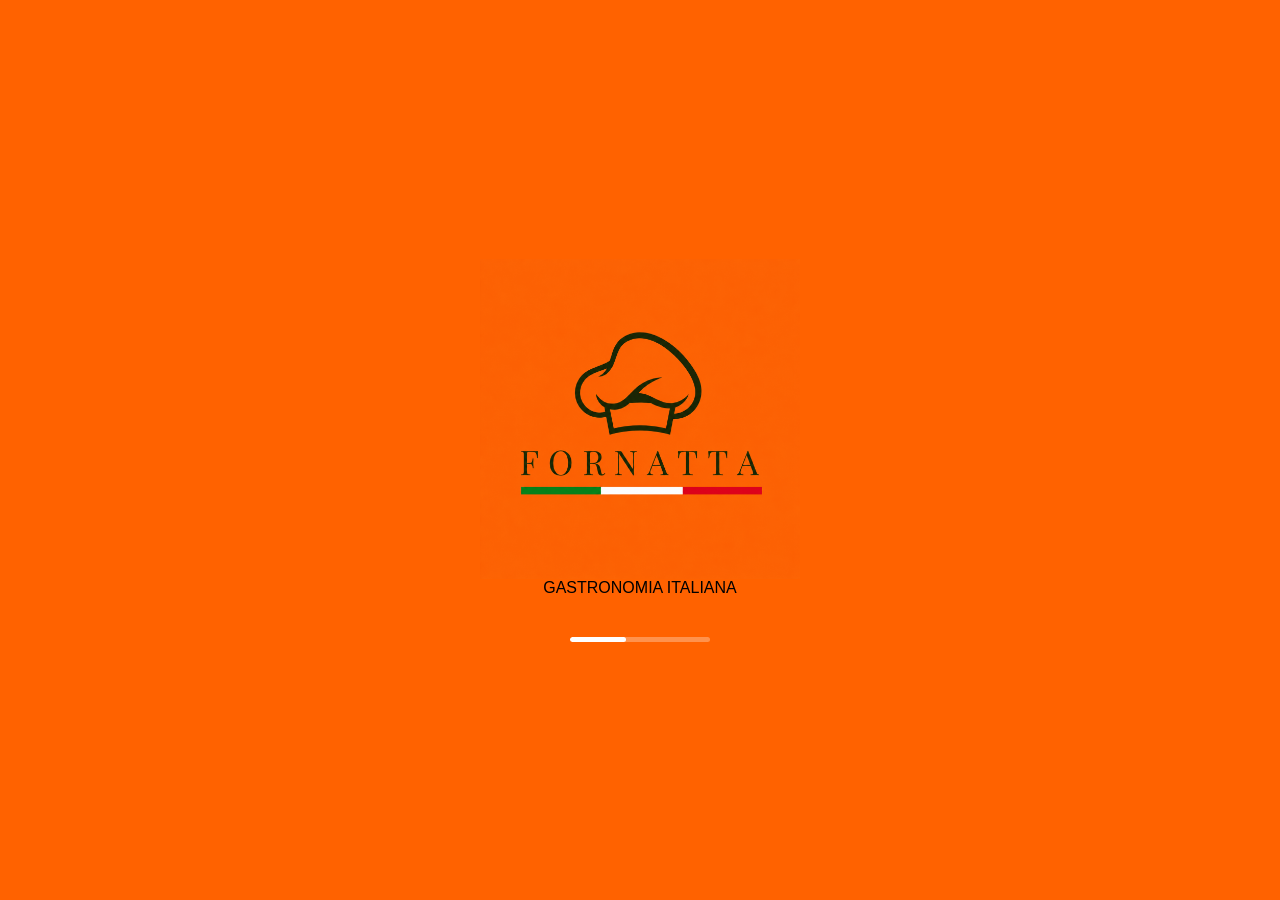
<file: public/index.html>
<!DOCTYPE html>
<html lang="pt-br">
<head>
     <meta charset="UTF-8">
     <meta name="viewport" content="width=device-width, initial-scale=1.0">

     <title>Fornatta Splash</title>

     <link rel="stylesheet" href="style.css">

     <link rel="icon" type="image/jpeg" href="assets-images/logo.jpeg"/>
</head>

<script src="scripts/script.js"></script>

<body>

     <div class="splash-container">

          <img
               src="assets-images/splash.png"
               alt="Logo Fornatta"
               class="logo"
          >

          <p class="texto">
               GASTRONOMIA ITALIANA
          </p>

          <div class="loading">
               <div class="loading-bar"></div>
          </div>

     </div>

     <script src="scripts/script.js"></script>

</body>
</html>
</file>
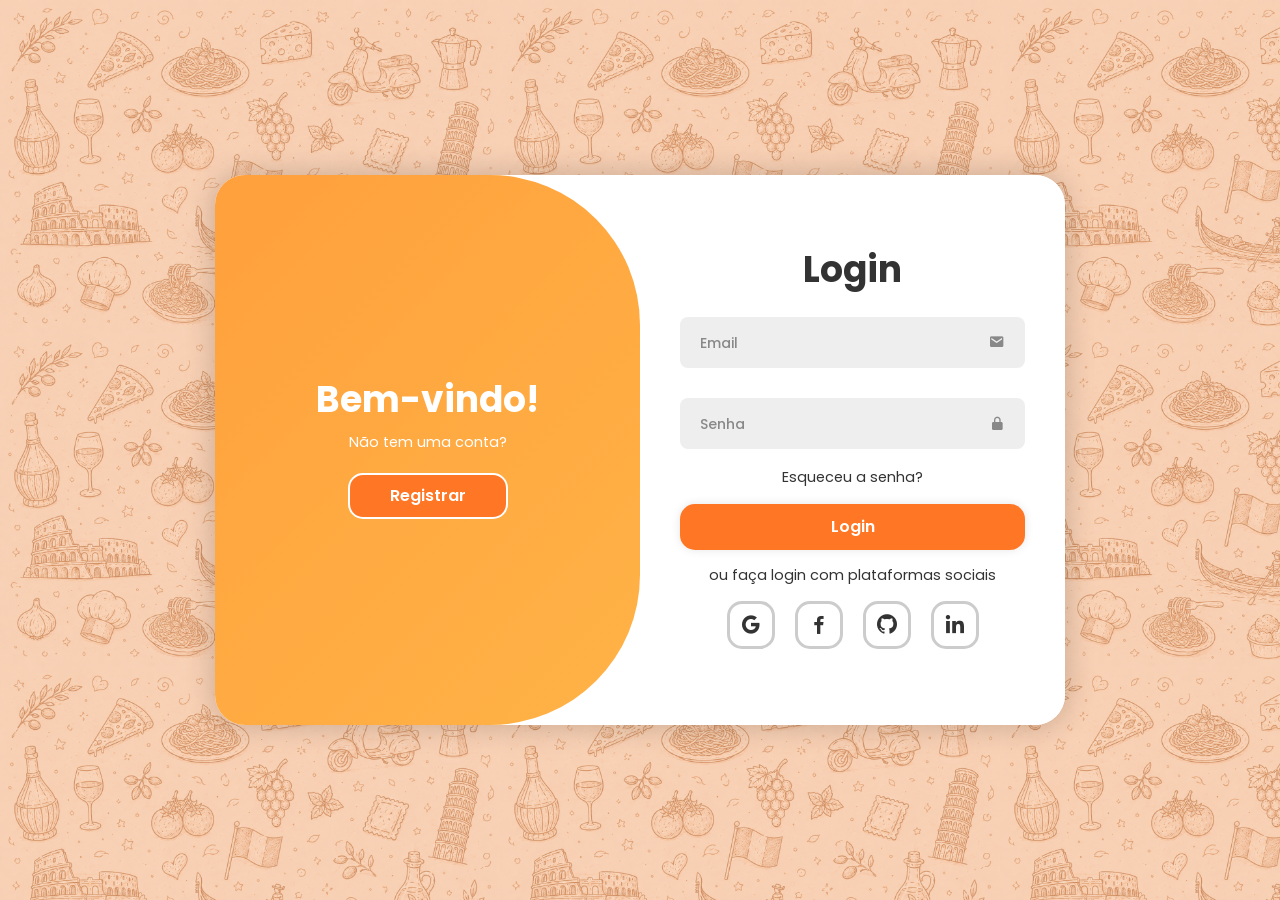
<file: public/pages/login.html>
<!doctype html>
<html lang="pt-BR">
  <head>
    <meta charset="UTF-8" />
    <meta http-equiv="X-UA-Compatible" content="IE=edge" />
    <meta name="viewport" content="width=device-width, initial-scale=1.0" />

    <title>Login</title>

    <link rel="icon" type="image/jpeg" href="../assets-images/logo.jpeg" />

    <link
      href="https://unpkg.com/boxicons@2.1.4/css/boxicons.min.css"
      rel="stylesheet"
    />

    <link rel="stylesheet" href="../LoginScreen.css" />
  </head>

  <body>
    <div class="container">

      <!-- LOGIN -->
      <div class="form-box login">
        <form>

          <h1>Login</h1>

          <div class="input-box">
            <input
              type="email"
              placeholder="Email"
              required
            />

            <i class="bx bxs-envelope"></i>
          </div>

          <div class="input-box">
            <input
              type="password"
              placeholder="Senha"
              required
            />

            <i class="bx bxs-lock-alt"></i>
          </div>

          <div class="forgot-link">
            <a href="#">Esqueceu a senha?</a>
          </div>

          <!-- BOTÃO LARANJA -->
          <button
            type="button"
            class="btn"
            onclick="window.location.href='home.html'"
          >
            Login
          </button>

          <p>ou faça login com plataformas sociais</p>

          <div class="social-icons">
            <a href="https://accounts.google.com" target="_blank">
              <i class="bx bxl-google"></i>
            </a>

            <a href="https://www.facebook.com" target="_blank">
              <i class="bx bxl-facebook"></i>
            </a>

            <a href="https://github.com/login" target="_blank">
              <i class="bx bxl-github"></i>
            </a>

            <a href="https://www.linkedin.com/login" target="_blank">
              <i class="bx bxl-linkedin"></i>
            </a>
          </div>

        </form>
      </div>

      <!-- REGISTRO -->
      <div class="form-box register">
        <form>

          <h1>Registro</h1>

          <div class="input-box">
            <input
              type="text"
              placeholder="Usuário"
              required
            />

            <i class="bx bxs-user"></i>
          </div>

          <div class="input-box">
            <input
              type="email"
              placeholder="Email"
              required
            />

            <i class="bx bxs-envelope"></i>
          </div>

          <div class="input-box">
            <input
              type="password"
              placeholder="Senha"
              required
            />

            <i class="bx bxs-lock-alt"></i>
          </div>

          <button
            type="button"
            class="btn"
            onclick="window.location.href='/pages/HOME.html'"
          >
            Registrar
          </button>

          <p>ou registre-se com plataformas sociais</p>

          <div class="social-icons">
            <a href="https://accounts.google.com" target="_blank">
              <i class="bx bxl-google"></i>
            </a>

            <a href="https://www.facebook.com" target="_blank">
              <i class="bx bxl-facebook"></i>
            </a>

            <a href="https://github.com/login" target="_blank">
              <i class="bx bxl-github"></i>
            </a>

            <a href="https://www.linkedin.com/login" target="_blank">
              <i class="bx bxl-linkedin"></i>
            </a>
          </div>

        </form>
      </div>

      <!-- TOGGLE -->
      <div class="toggle-box">

        <div class="toggle-panel toggle-left">
          <h1>Bem-vindo!</h1>

          <p>Não tem uma conta?</p>

          <button class="btn registerBtn" type="button">
            Registrar
          </button>
        </div>

        <div class="toggle-panel toggle-right">
          <h1>Bem-vindo de volta!</h1>

          <p>Já tem uma conta?</p>

          <button class="btn loginBtn" type="button">
            Login
          </button>
        </div>

      </div>
    </div>

    <script>
      const container = document.querySelector(".container");
      const registerBtn = document.querySelector(".registerBtn");
      const loginBtn = document.querySelector(".loginBtn");

      registerBtn.addEventListener("click", () => {
        container.classList.add("active");
      });

      loginBtn.addEventListener("click", () => {
        container.classList.remove("active");
      });
    </script>

  </body>
</html>
</file>
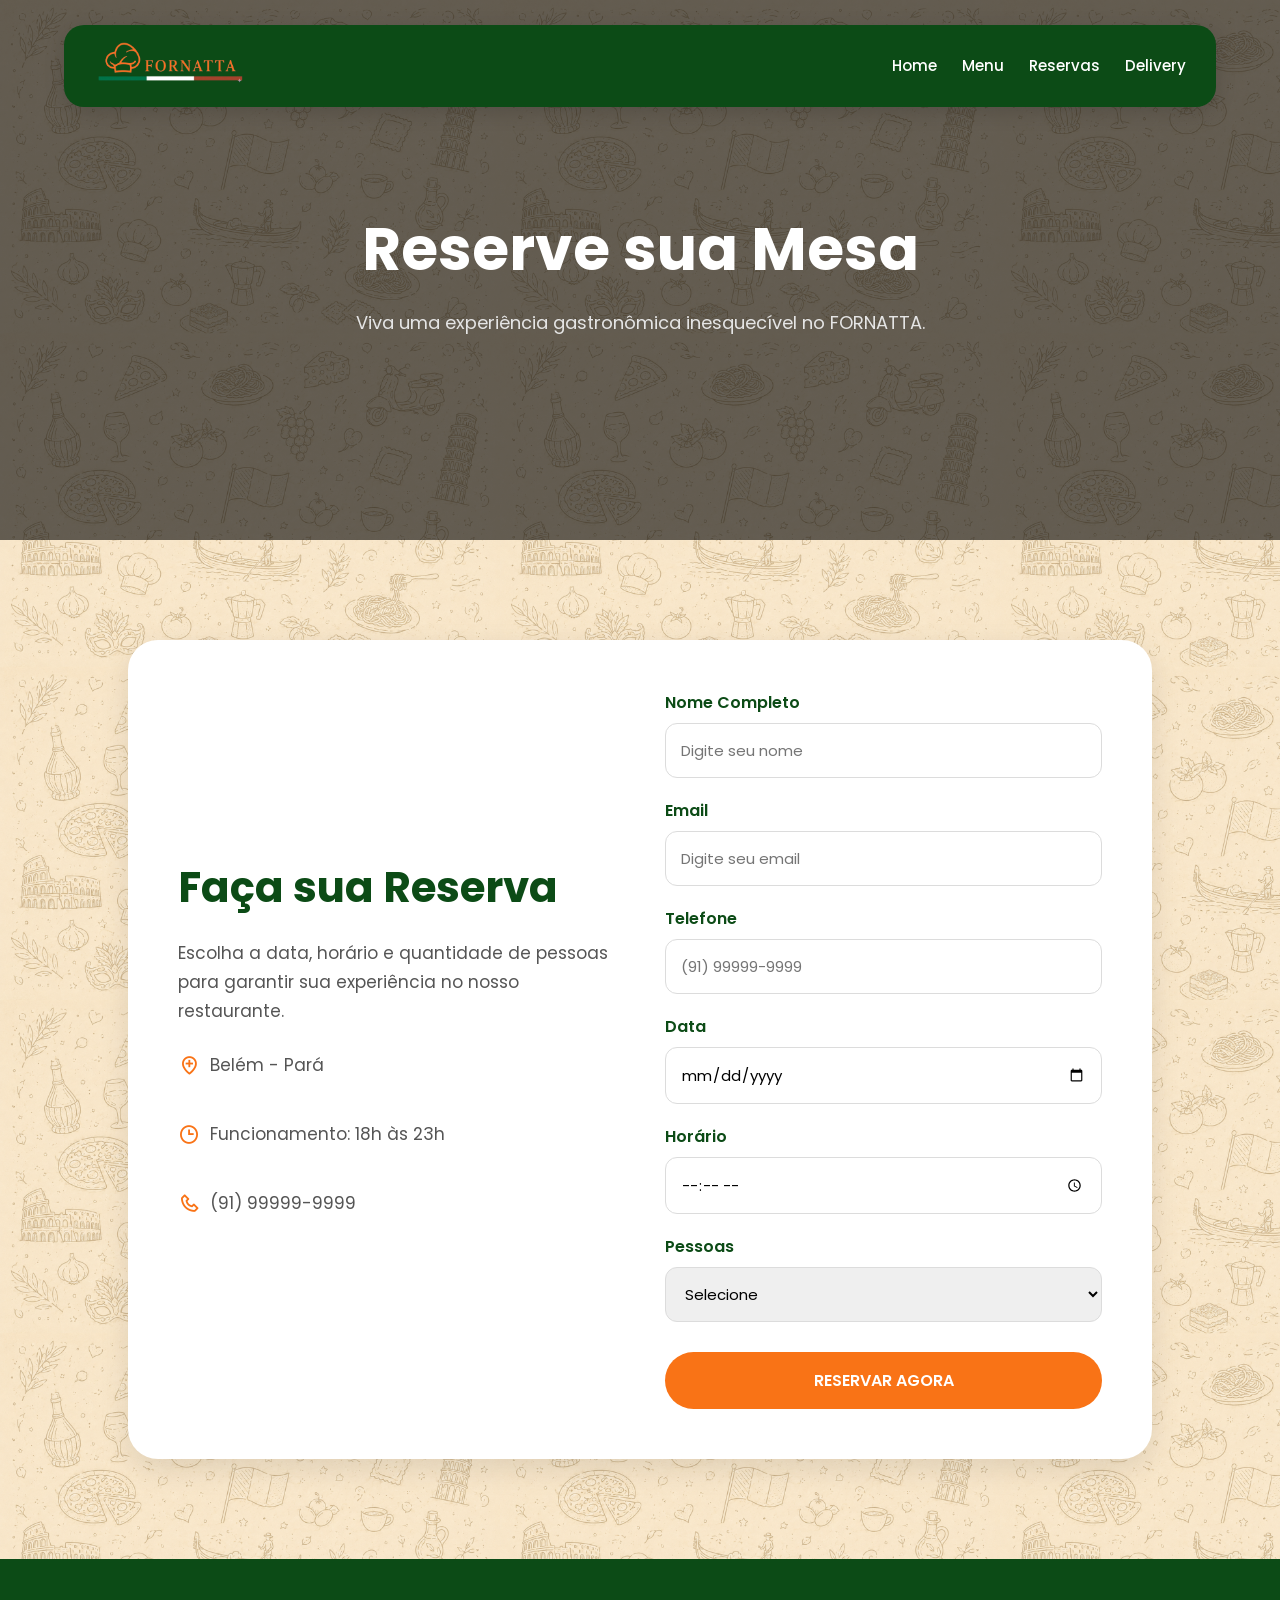
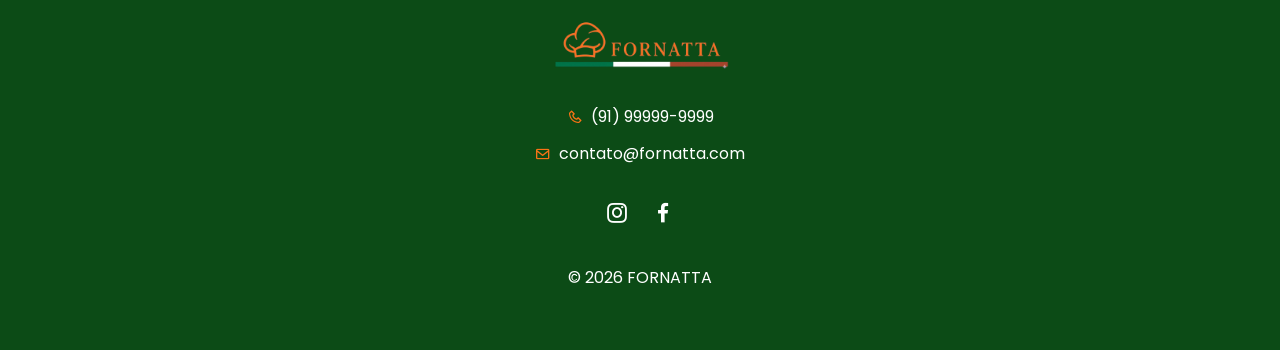
<file: public/pages/reservas.html>
<!doctype html>
<html lang="pt-br">
  <head>
    <meta charset="UTF-8" />
    <meta name="viewport" content="width=device-width, initial-scale=1.0" />

    <title>Reservas | FORNATTA</title>

    <link rel="icon" type="image/jpeg" href="../assets-images/logo2.png" />

    <!-- CSS -->
    <link rel="stylesheet" href="../Reservas.css" />

    <!-- ICONS -->
    <link
      href="https://unpkg.com/boxicons@2.1.4/css/boxicons.min.css"
      rel="stylesheet"
    />
  </head>

  <body>

    <!-- NAVBAR -->
    <header>

      <nav class="navbar">

        <div class="logo">
          <img src="../assets-images/logo2.png" alt="Logo" />
        </div>

        <ul class="nav-links">
          <li><a href="home.html">Home</a></li>
          <li><a href="cardapio.html">Menu</a></li>
          <li><a href="reservas.html">Reservas</a></li>
          <li><a href="delivery.html">Delivery</a></li>
        </ul>

      </nav>

    </header>

    <!-- HERO -->
    <section class="reservas-hero">

      <div class="overlay"></div>

      <div class="hero-content">

        <h1>Reserve sua Mesa</h1>

        <p>
          Viva uma experiência gastronômica inesquecível no FORNATTA.
        </p>

      </div>

    </section>

    <!-- FORMULÁRIO -->
    <section class="reserva-section">

      <div class="reserva-container">

        <div class="reserva-text">

          <h2>Faça sua Reserva</h2>

          <p>
            Escolha a data, horário e quantidade de pessoas para garantir sua
            experiência no nosso restaurante.
          </p>

          <div class="info">

            <p>
              <i class="bx bx-location-plus"></i>
              Belém - Pará
            </p>

            <p>
              <i class="bx bx-time"></i>
              Funcionamento: 18h às 23h
            </p>

            <p>
              <i class="bx bx-phone"></i>
              (91) 99999-9999
            </p>

          </div>

        </div>

        <!-- FORM -->
        <form class="reserva-form">

          <div class="input-group">

            <label>Nome Completo</label>

            <input type="text" placeholder="Digite seu nome" required />

          </div>

          <div class="input-group">

            <label>Email</label>

            <input type="email" placeholder="Digite seu email" required />

          </div>

          <div class="input-group">

            <label>Telefone</label>

            <input type="tel" placeholder="(91) 99999-9999" required />

          </div>

          <div class="input-group">

            <label>Data</label>

            <input type="date" required />

          </div>

          <div class="input-group">

            <label>Horário</label>

            <input type="time" required />

          </div>

          <div class="input-group">

            <label>Pessoas</label>

            <select required>
              <option value="">Selecione</option>
              <option>1 Pessoa</option>
              <option>2 Pessoas</option>
              <option>3 Pessoas</option>
              <option>4 Pessoas</option>
              <option>5 Pessoas</option>
              <option>6+ Pessoas</option>
            </select>

          </div>

          <button type="submit" class="reserva-btn">
            RESERVAR AGORA
          </button>

        </form>

      </div>

    </section>

    <!-- FOOTER -->
    <footer>

      <img src="../assets-images/logo2.png" alt="Logo" />

      <div class="contato-info">

        <p>
          <i class="bx bx-phone"></i>
          (91) 99999-9999
        </p>

        <p>
          <i class="bx bx-envelope"></i>
          contato@fornatta.com
        </p>

      </div>

      <div class="footer-icons">

        <a href="https://www.instagram.com" target="_blank">
          <i class="bx bxl-instagram"></i>
        </a>

        <a href="https://www.facebook.com" target="_blank">
          <i class="bx bxl-facebook"></i>
        </a>

      </div>

      <p>© 2026 FORNATTA</p>

    </footer>

  </body>
</html>
</file>
<file: public/style.css>
*{
  margin: 0;
  padding: 0;
  box-sizing: border-box;
}

body{
  width: 100%;
  height: 100vh;

  background-color: #ff6200;

  display: flex;
  justify-content: center;
  align-items: center;

  overflow: hidden;

  font-family: Arial, Helvetica, sans-serif;
}

.splash-container{
  display: flex;
  flex-direction: column;
  align-items: center;

  animation: aparecer 2s ease;
}

.logo{
  width: 320px;

  animation: zoom 2s ease;
}

.loading{
  width: 140px;
  height: 5px;

  margin-top: 40px;

  background: rgba(255,255,255,0.3);

  border-radius: 20px;

  overflow: hidden;
}

.loading-bar{
  width: 40%;
  height: 100%;

  background: white;

  border-radius: 20px;

  animation: carregar 1.5s infinite;
}

@keyframes aparecer{

  from{
    opacity: 0;
  }

  to{
    opacity: 1;
  }

}

@keyframes zoom{

  0%{
    transform: scale(0.7);
    opacity: 0;
  }

  100%{
    transform: scale(1);
    opacity: 1;
  }

}

@keyframes carregar{

  0%{
    transform: translateX(-100%);
  }

  100%{
    transform: translateX(300%);
  }

}

/* CORREÇÃO: bloco removido por dois motivos:
   1. @import só é válido no INÍCIO do CSS — no final é ignorado pelo browser.
   2. A URL estava quebrada (https:fonts... faltando //).
   A fonte Poppins já é carregada corretamente no LoginScreen.css. */
</file>
<file: public/LoginScreen.css>
/* Aqui eu mudei a url, já que estava errada (faltou o "//" dps do https ) */
@import url('https://fonts.googleapis.com/css2?family=Poppins:wght@300;400;500;600;700;800;900&display=swap');

* {
    margin: 0;
    padding: 0px;
    box-sizing: border-box;
    font-family: 'Poppins', sans-serif;
}

body {
    display: flex;
    justify-content: center;
    align-items: center;
    min-height: 100vh;
    background-image: url(assets-images/png.fundo.png);
    background-size: 500px;
    background-repeat: repeat;   
}

.container {
    position: relative;
    width: 850px;
    height: 550px;
    background: #fff;
    border-radius: 30px;
    box-shadow: 0 0 30px rgba(0, 0, 0, .2);
    overflow: hidden;
}

.form-box {
    position: absolute;
    right: 0;
    width: 50%;
    height: 100%;
    background: #fff;
    display: flex;
    align-items: center;
    color: #333;
    text-align: center;
    padding: 40px;
    z-index: 1;
    transition: .6s ease-in-out 1.2s;
}

.container.active .form-box {
    right: 50%;
}

.form-box.register {
    visibility: hidden;
}

.container.active .form-box.register {
    visibility: visible;
}

form {
    width: 100%;
}

.container h1 {
    font-size: 36px;
    margin: -10px 0;
}

.input-box {
    position: relative;
    margin: 30px 0;
}

.input-box input {
    width: 100%;
    padding: 13px 50px 13px 20px;
    background: #eee;
    border-radius: 8px;
    border: none;
    outline: none;
    font-size: 16px;
    color: #333;
    font-weight: 500;
    transition: background .2s, box-shadow .2s;
}

.input-box input:focus {
    background: #e4e4e4;
    box-shadow: 0 0 0 2px rgba(255, 119, 36, .35);
}

.input-box input::placeholder{
    color: #888;
    font-size: 14px;
}

.input-box i {
    position: absolute;
    right: 20px;
    top: 50%;
    transform: translateY(-50%);
    color: #888;
}

.forgot-link {
    margin: -15px 0 15px;
}

.forgot-link a{
    font-size: 14.5px;
    color: #333;
    text-decoration: none;
    transition: color .2s;
}

.forgot-link a:hover {
    color: #ff7724;
}

.btn {
    width: 100%;
    height: 46px;
    background: #ff7724;
    border-radius: 15px;
    box-shadow: 0 0 10px rgba(0, 0, 0, .1);
    border: none;
    cursor: pointer;
    font-size: 16px;
    color: #fff;
    font-weight: 600;
    transition: background .2s, transform .1s;
}

.btn:hover {
    background: #e8641a;
    transform: translateY(-2px);
}

.btn:active {
    transform: translateY(0);
}

.container p {
    font-size: 14.5px;
    margin: 15px 0;
}

.social-icons a {
    display: inline-flex;
    padding: 9px;
    border: 3px solid #ccc;
    border-radius: 15px;
    font-size: 24px;
    color: #333;
    text-decoration: none;
    margin: 0 8px;
    transition: border-color .2s, color .2s;
}

.social-icons a:hover {
    border-color: #ff7724;
    color: #ff7724;
}

.toggle-box {
    position: absolute;
    width:100%;
    height: 100%;
}

.toggle-box::before {
    content: '';
    position: absolute;
    left: -250%;
    width: 300%;
    height: 100%;
    background: linear-gradient(135deg, #ff7724, #ffb347);
    border-radius: 150px;
    z-index: 2;
    transition: 1.8s ease-in-out;
}

.container.active .toggle-box::before {
    left: 50%;
}

.toggle-panel {
    position: absolute;
    width: 50%;
    height: 100%;
    
    color: #fff;
    display: flex;
    flex-direction: column;
    justify-content: center;
    align-items: center;
    z-index: 2;
    transition: .6s ease-in-out;
}

.toggle-panel.toggle-left {
    left: 0;
    transition-delay: 1.2s;
}

.container.active .toggle-panel.toggle-left {
    left: -50%;
    transition-delay: .6s;
}

.toggle-panel.toggle-right {
    right: -50%;
    transition-delay: .4s;
}

.container.active .toggle-panel.toggle-right {
    right:0;
    transition-delay: 1.2s;
}

.toggle-panel p {
    margin-bottom: 20px;
}

.toggle-panel .btn {
    width: 160px;
    height: 46px;
    background: #ff7724;
    border: 2px solid #fff;
    box-shadow: none;
}
</file>
<file: public/Reservas.css>
@import url("https://fonts.googleapis.com/css2?family=Poppins:wght@300;400;500;600;700&display=swap");

*{
  margin: 0;
  padding: 0;
  box-sizing: border-box;
  font-family: "Poppins", sans-serif;
}

html{
  scroll-behavior: smooth;
}

body{
  background-image: url(assets-images/fundo.home.png);
  background-size: 500px;
  background-repeat: repeat;
  overflow-x: hidden;
}

/* NAVBAR */

header{
  position: absolute;
  width: 100%;
  top: 0;
  left: 0;
  z-index: 100;
}

.navbar{
  width: 90%;
  margin: 25px auto;

  background: #0c4b16;

  border-radius: 20px;

  padding: 15px 30px;

  display: flex;
  justify-content: space-between;
  align-items: center;

  box-shadow: 0 5px 20px rgba(0,0,0,.15);
}

.logo img{
  width: 150px;
}

.nav-links{
  display: flex;
  gap: 25px;
  list-style: none;
}

.nav-links a{
  color: white;
  text-decoration: none;
  font-size: 15px;
  font-weight: 500;

  transition: .2s;
}

.nav-links a:hover{
  color: #ff7724;
}

/* HERO */

.reservas-hero{
  width: 100%;
  height: 60vh;

  background:
  linear-gradient(rgba(0,0,0,.6), rgba(0,0,0,.6)),
  url("https://images.unsplash.com/photo-1517248135467-4c7edcad34c4?q=80&w=1400");

  background-size: cover;
  background-position: center;

  display: flex;
  justify-content: center;
  align-items: center;

  text-align: center;

  color: white;
}

.hero-content h1{
  font-size: 60px;
  margin-bottom: 15px;
}

.hero-content p{
  font-size: 18px;
  color: #e5e5e5;
}

/* RESERVA */

.reserva-section{
  padding: 100px 10%;
}

.reserva-container{
  background: white;

  border-radius: 30px;

  padding: 50px;

  display: flex;
  gap: 50px;

  align-items: center;

  box-shadow: 0 10px 30px rgba(0,0,0,.1);

  flex-wrap: wrap;
}

.reserva-text{
  flex: 1;
}

.reserva-text h2{
  font-size: 42px;
  color: #0c4b16;
  margin-bottom: 20px;
}

.reserva-text p{
  font-size: 17px;
  color: #555;
  margin-bottom: 25px;
  line-height: 1.7;
}

.info{
  display: flex;
  flex-direction: column;
  gap: 15px;
}

.info p{
  display: flex;
  align-items: center;
  gap: 10px;
}

.info i{
  color: #f97316;
  font-size: 22px;
}

/* FORM */

.reserva-form{
  flex: 1;

  display: flex;
  flex-direction: column;
  gap: 20px;
}

.input-group{
  display: flex;
  flex-direction: column;
}

.input-group label{
  margin-bottom: 8px;
  font-weight: 600;
  color: #0c4b16;
}

.input-group input,
.input-group select{
  padding: 15px;

  border-radius: 12px;

  border: 1px solid #dcdcdc;

  outline: none;

  font-size: 15px;

  transition: .2s;
}

.input-group input:focus,
.input-group select:focus{
  border-color: #f97316;
}

.reserva-btn{
  margin-top: 10px;

  background: #f97316;

  color: white;

  border: none;

  padding: 16px;

  border-radius: 40px;

  font-size: 16px;
  font-weight: 600;

  cursor: pointer;

  transition: .3s;
}

.reserva-btn:hover{
  background: #ff7f2f;
  transform: translateY(-3px);
}

/* FOOTER */

footer{
  background: #0c4b16;

  padding: 60px 10%;

  text-align: center;

  color: white;
}

footer img{
  width: 180px;
  margin-bottom: 25px;
}

.contato-info{
  display: flex;
  flex-direction: column;
  gap: 12px;

  margin-bottom: 30px;
}

.contato-info p{
  display: flex;
  justify-content: center;
  align-items: center;

  gap: 8px;
}

.contato-info i{
  color: #f97316;
}

.footer-icons{
  display: flex;
  justify-content: center;

  gap: 20px;

  font-size: 26px;

  margin-bottom: 30px;
}

.footer-icons a{
  color: white;
  transition: .3s;
}

.footer-icons a:hover{
  color: #f97316;
  transform: translateY(-3px);
}

/* RESPONSIVO */

@media(max-width: 900px){

  .navbar{
    flex-direction: column;
    gap: 20px;
  }

  .nav-links{
    flex-wrap: wrap;
    justify-content: center;
  }

  .hero-content h1{
    font-size: 42px;
  }

  .reserva-container{
    padding: 30px;
  }

  .reserva-text h2{
    font-size: 34px;
  }

}
</file>
